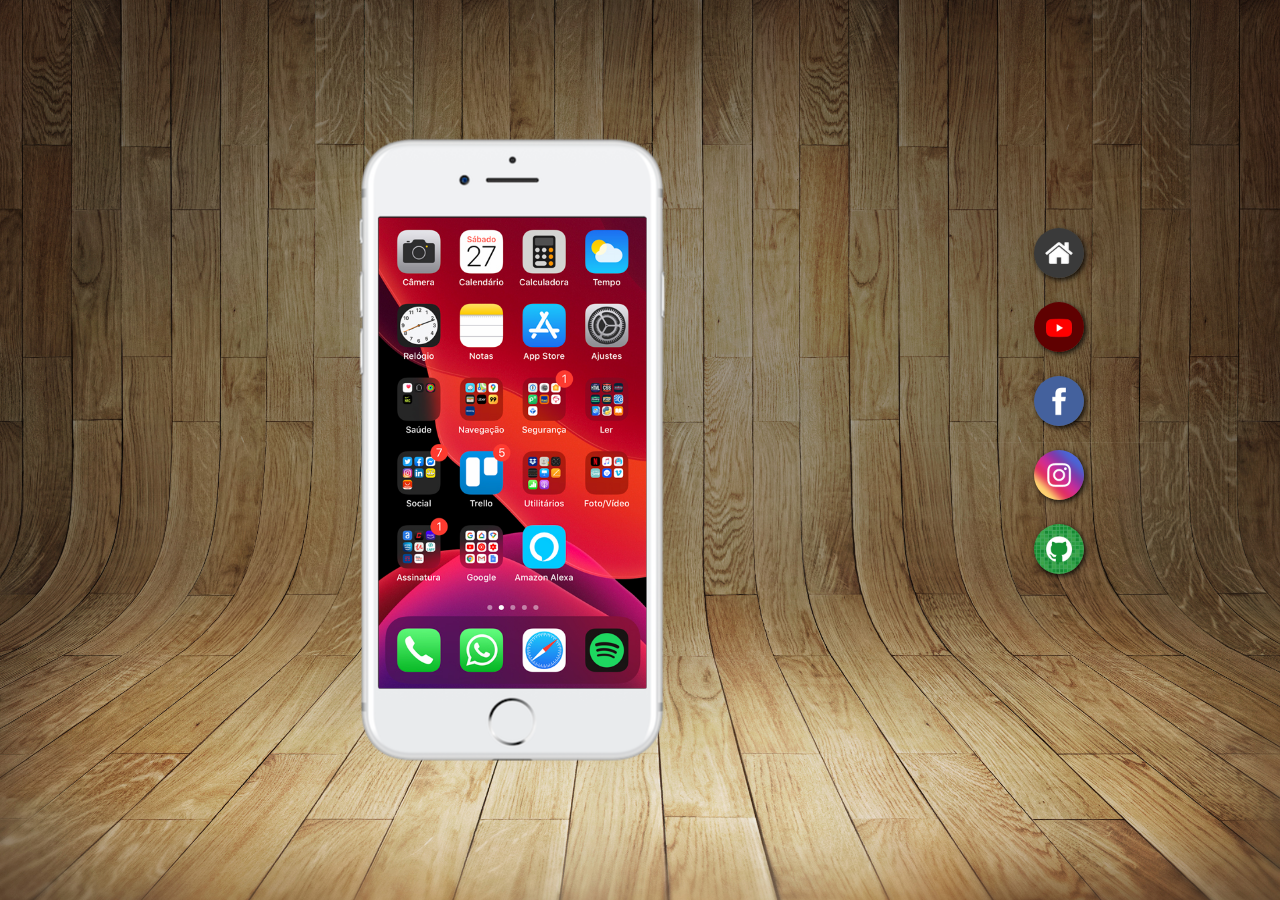
<file: index.html>
<!DOCTYPE html>
<html lang="pt-br">
<head>
    <meta charset="UTF-8">
    <meta http-equiv="X-UA-Compatible" content="IE=edge">
    <meta name="viewport" content="width=device-width, initial-scale=1.0">
    <title>Projeto Redes Sociais</title>
    <link rel="stylesheet" href="estilos/style.css">
    <link rel="shortcut icon" href="favicon.ico" type="image/x-icon">
</head>
<body>
    <main>
        <section id="telefone">
            <iframe src="home.html" name="tela" id="tela" frameborder="0">Seu navegador não é compativel com isso.</iframe>

        </section>
        
        <section id="redes-sociais">

            <a href="home.html" target="tela"><img src="imagens/logo-home.jpg" alt="Home"></a><br>
            <a href="youtube.html" target="tela"><img src="imagens/logo-youtube.jpg" alt="YouTube"></a><br>
            <a href="facebook.html" target="tela"><img src="imagens/logo-facebook.jpg" alt="Facebook"></a><br>
            <a href="instagram.html" target="tela"><img src="imagens/logo-instagram.jpg" alt="Instagram"></a><br>
            <a href="github.html" target="tela"><img src="imagens/logo-github.jpg" alt="GitHub"></a>
            
            </section>
    </main>
</body>
</html>
</file>
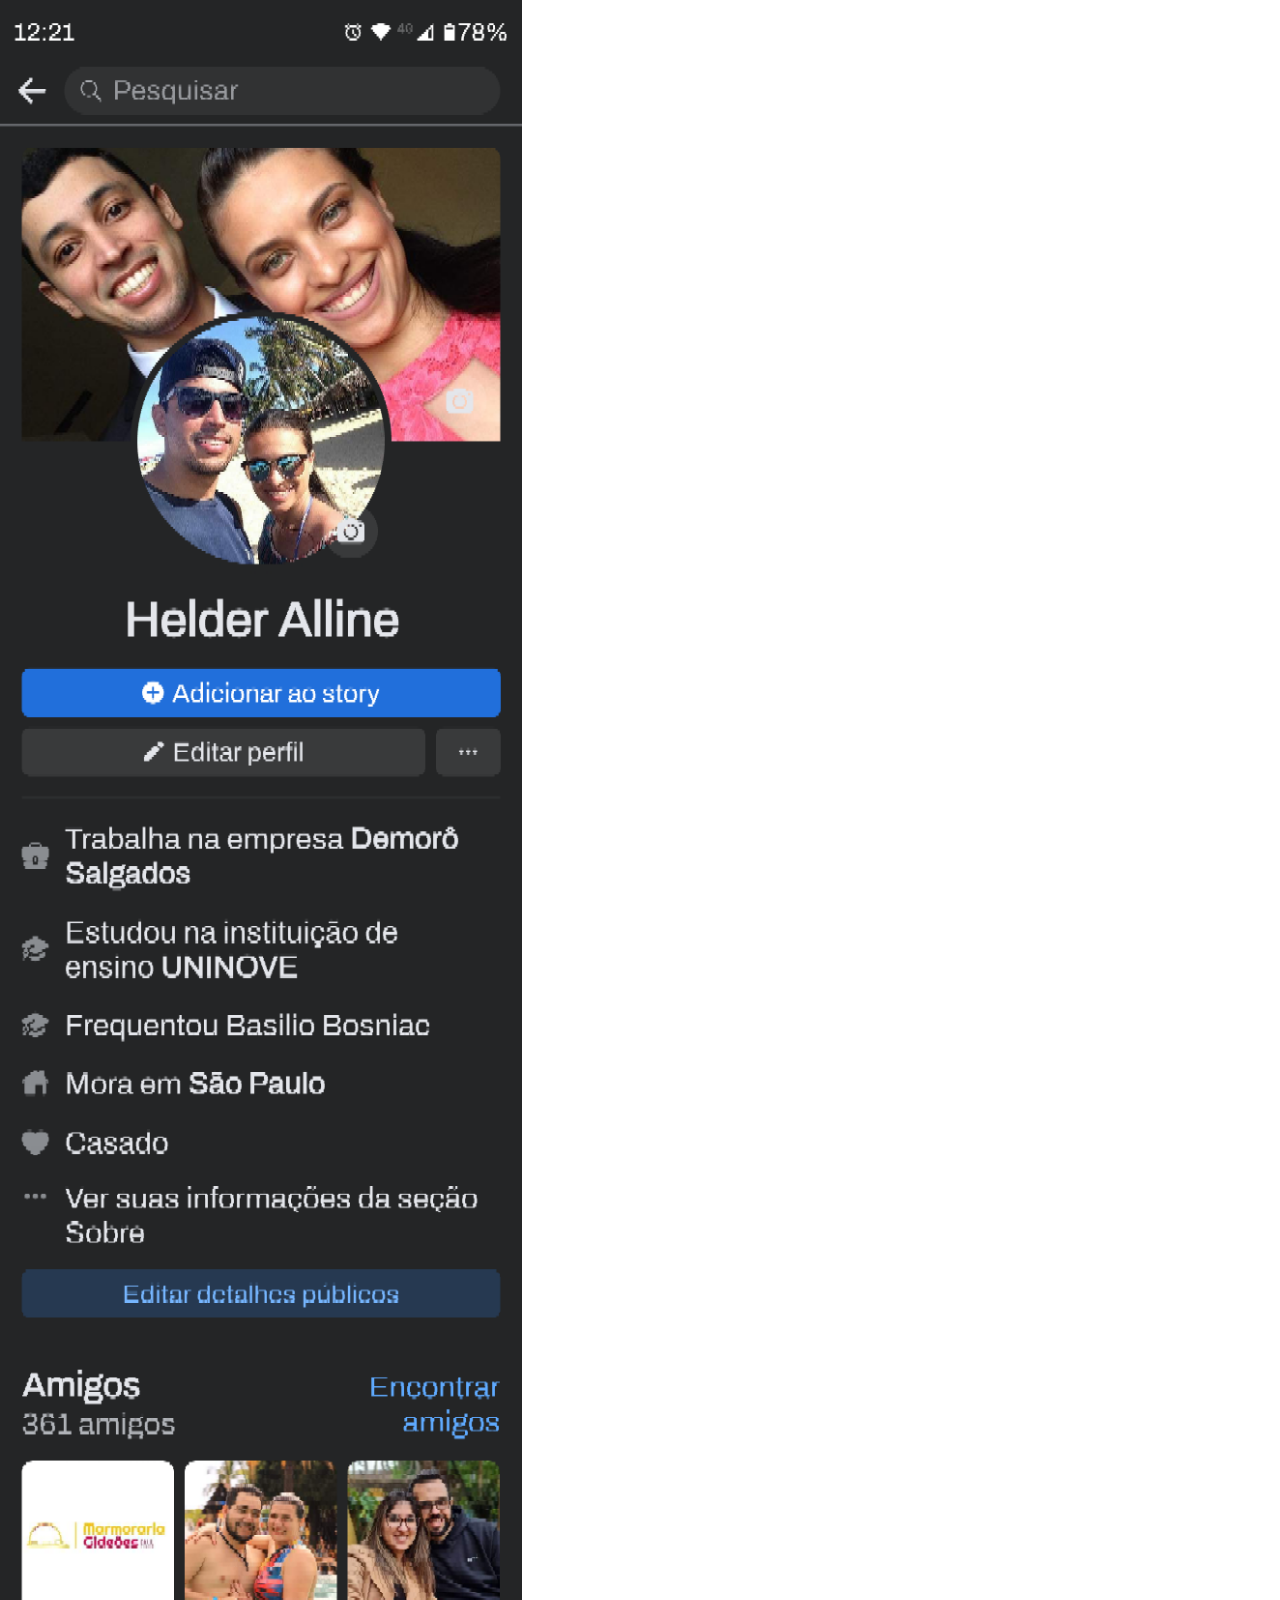
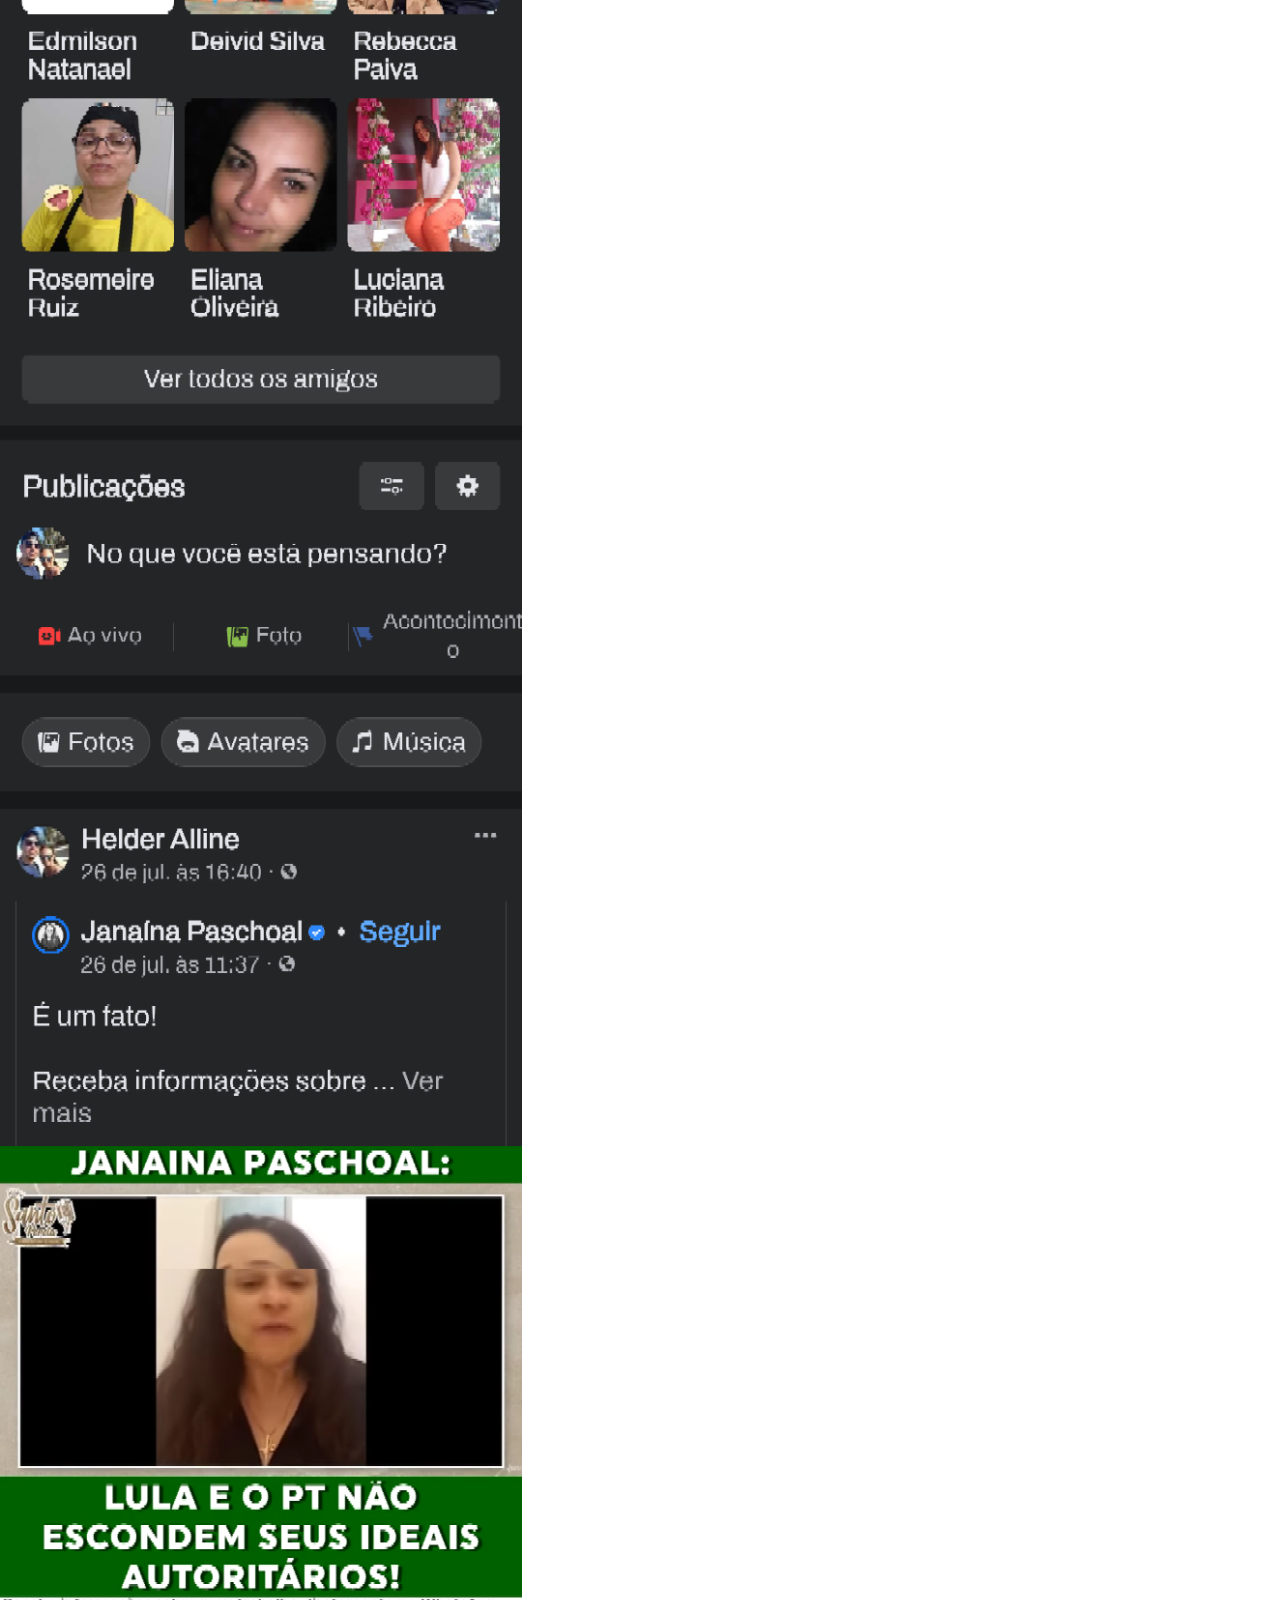
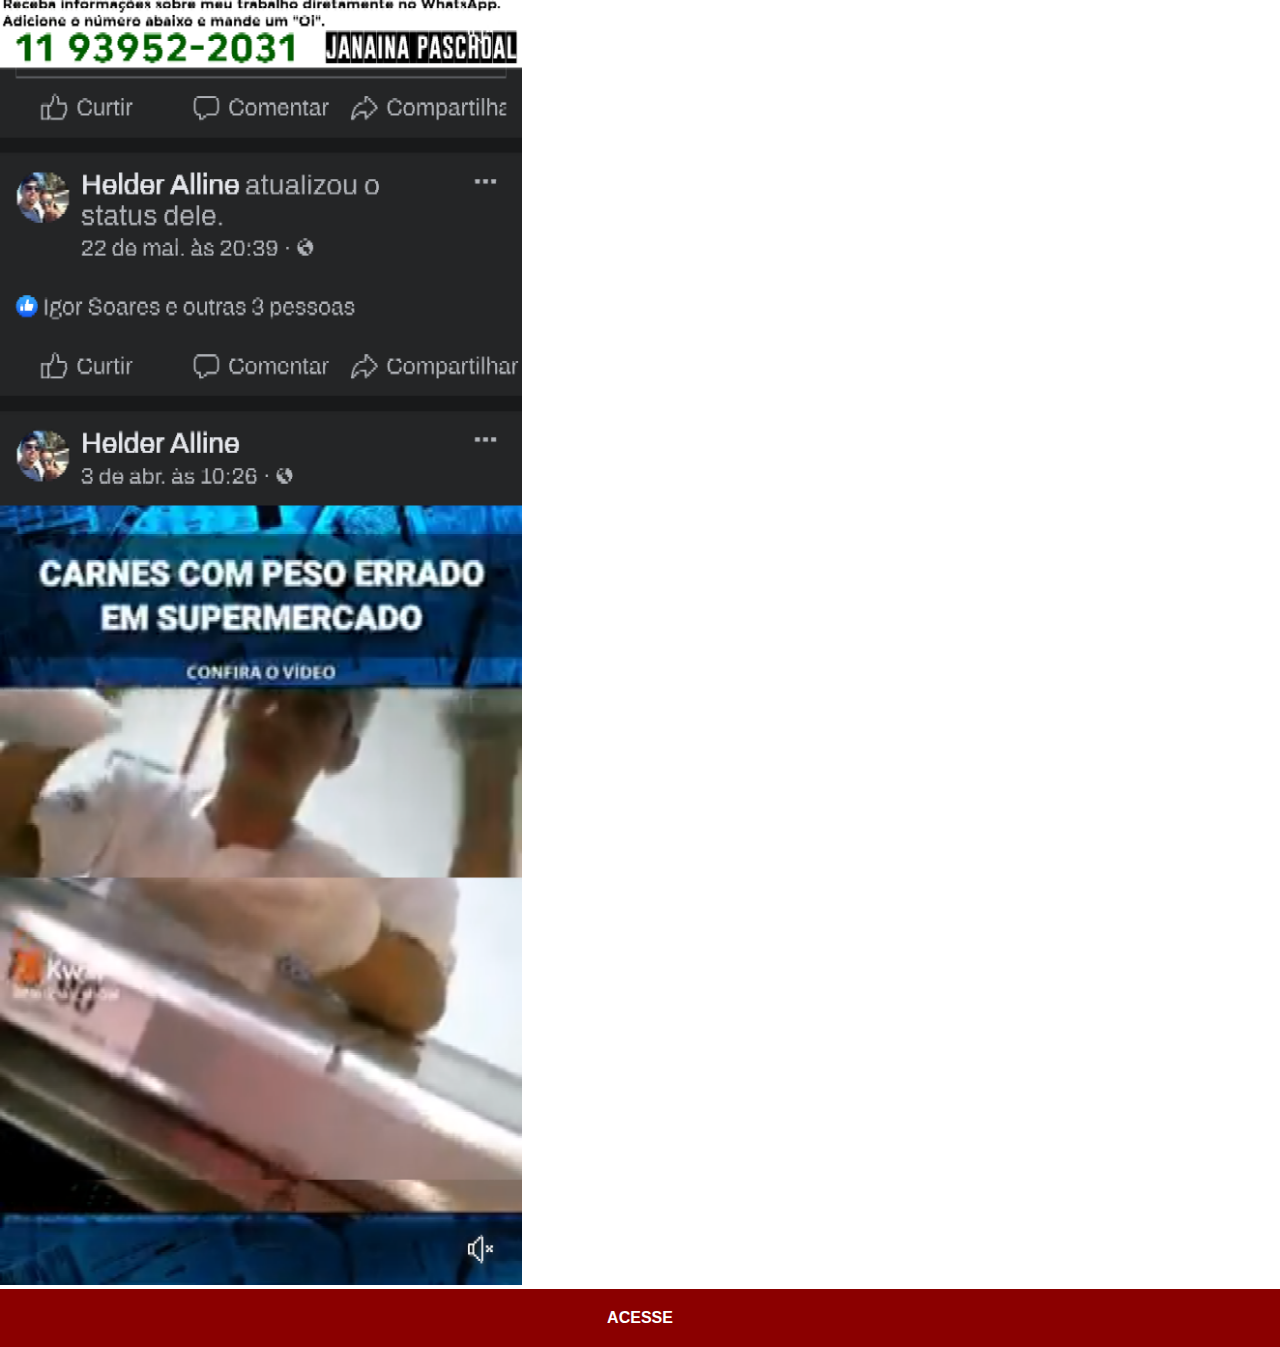
<file: facebook.html>
<!DOCTYPE html>
<html lang="pt-br">
<head>
    <meta charset="UTF-8">
    <meta http-equiv="X-UA-Compatible" content="IE=edge">
    <meta name="viewport" content="width=device-width, initial-scale=1.0">
    <title>Facebook</title>

    <link rel="stylesheet" href="estilos/social.css">

</head>
<body>
    <img src="imagens/FacebookH.png" alt="Facebook">
    <a href="https://www.facebook.com/DemoroSalgados0" target="_blank">ACESSE</a>
</body>
</html>
</file>
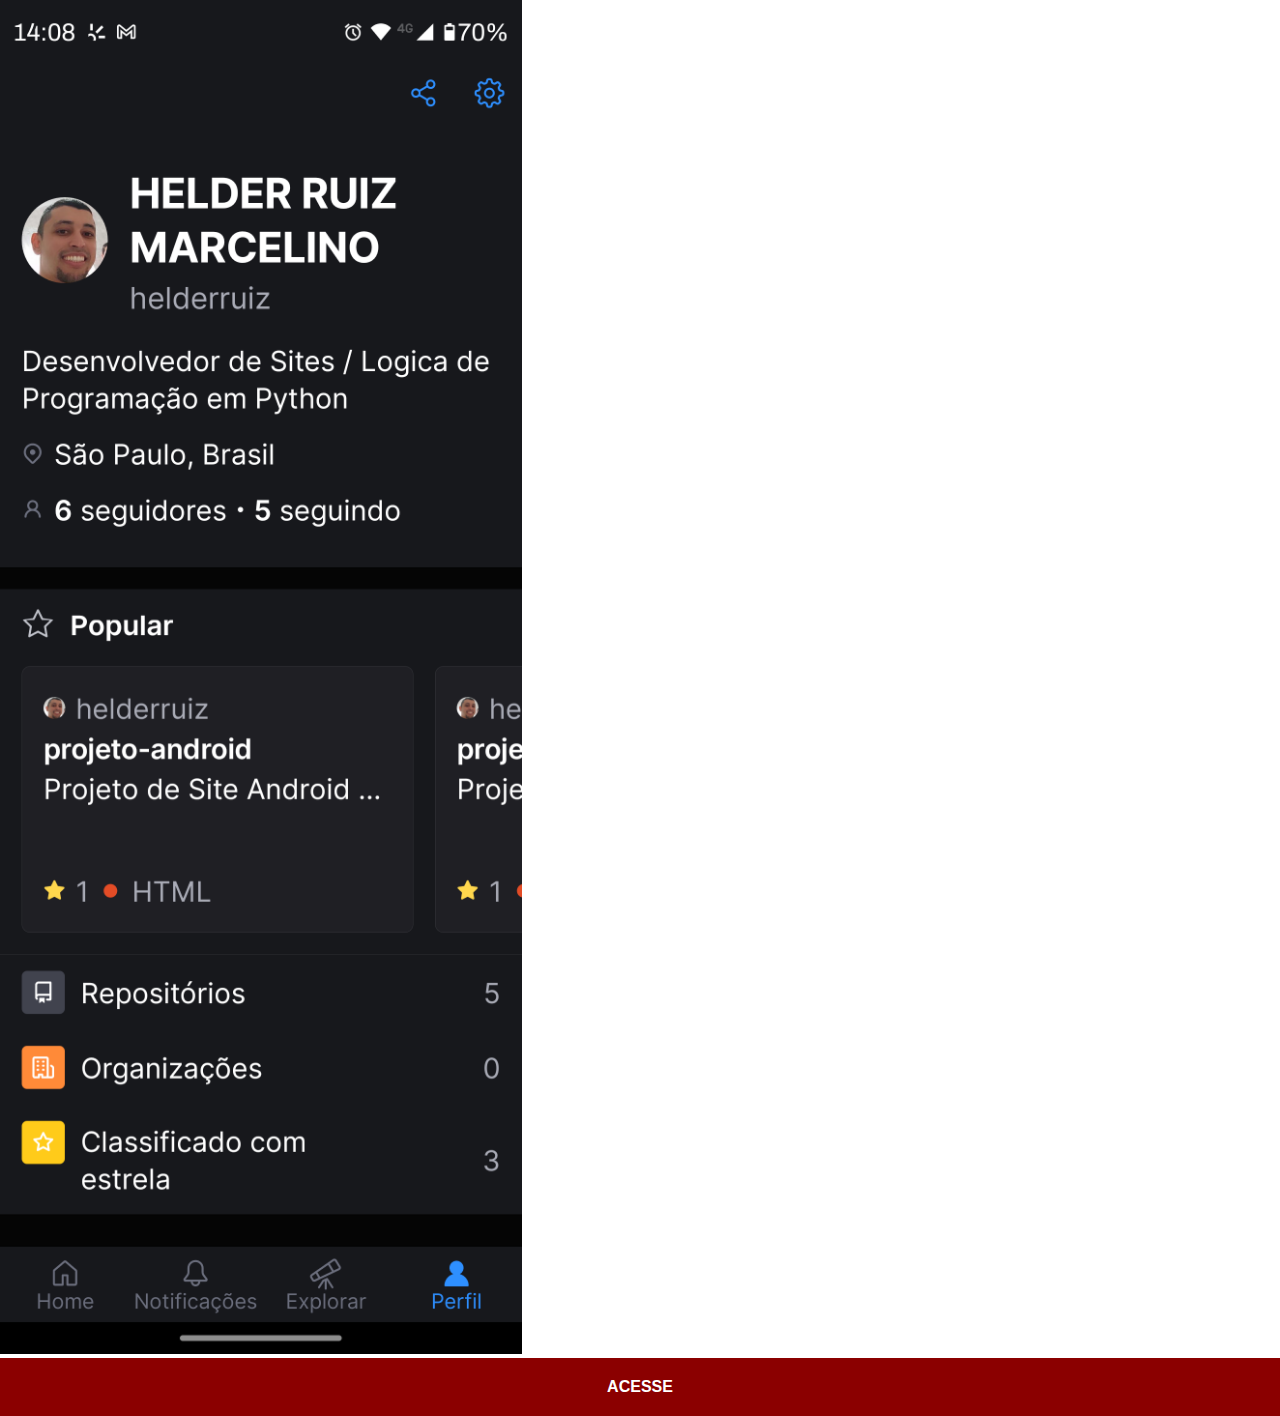
<file: github.html>
<!DOCTYPE html>
<html lang="pt-br">
<head>
    <meta charset="UTF-8">
    <meta http-equiv="X-UA-Compatible" content="IE=edge">
    <meta name="viewport" content="width=device-width, initial-scale=1.0">
    <title>GitHub</title>
    <link rel="stylesheet" href="estilos/social.css">
</head>
<body>
    <img src="imagens/githubH.png" alt="GitHub">
    <a href="https://github.com/helderruiz" target="_blank">ACESSE</a>
</body>
</html>
</file>
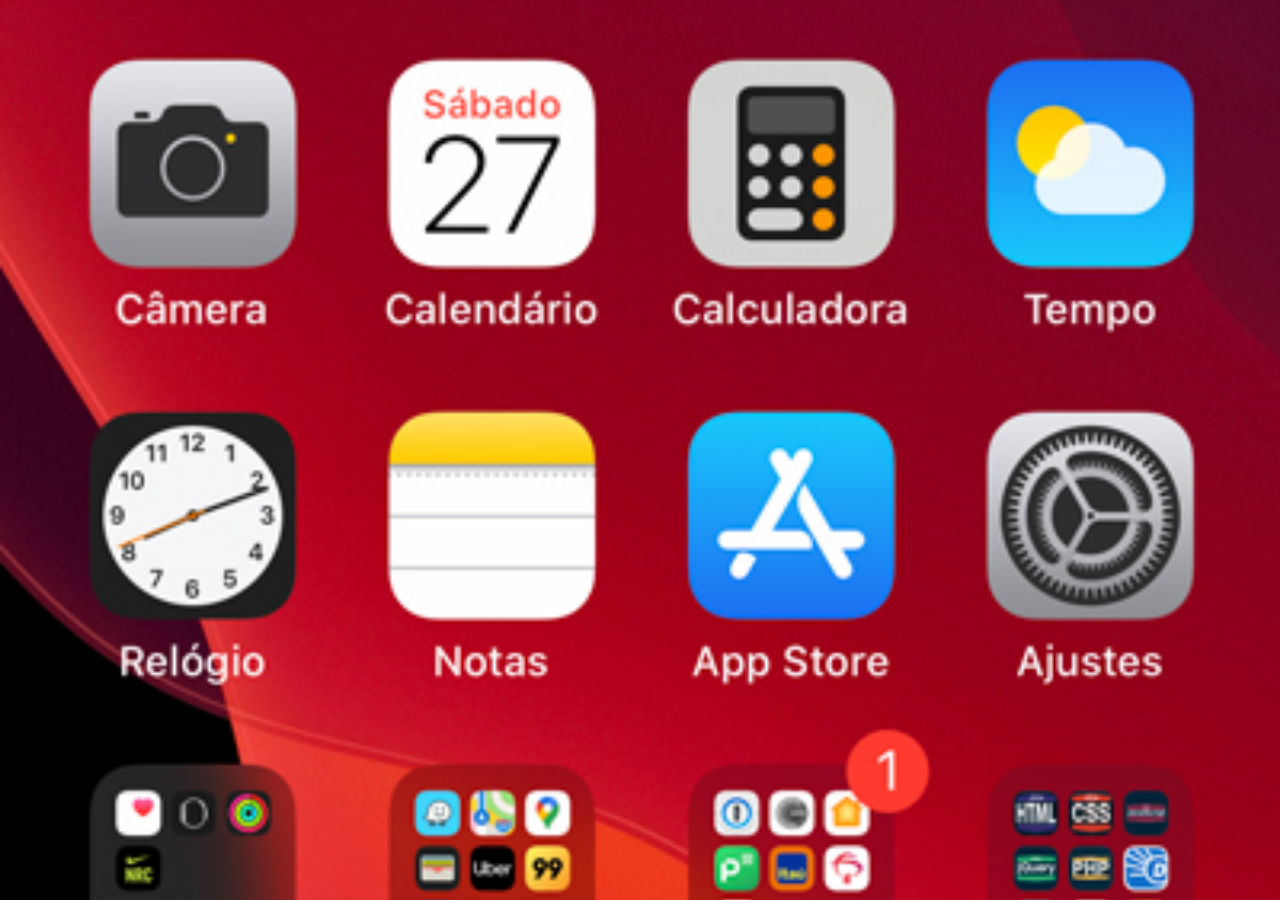
<file: home.html>
<!DOCTYPE html>
<html lang="pt-br">
<head>
    <meta charset="UTF-8">
    <meta http-equiv="X-UA-Compatible" content="IE=edge">
    <meta name="viewport" content="width=device-width, initial-scale=1.0">
    <title>Home</title>
</head>
<style>
    *{
        margin: 0px;
        padding: 0px;
    }

    body{
        width: 100vw;
        height: 100vh;
        background: black url('imagens/tela-home.jpg') no-repeat top center;
        background-size: cover;
    }
</style>
<body>
    
</body>
</html>
</file>
<file: estilos/style.css>
@charset "UTF-8";

*{
    margin: 0px;
    padding: 0px;
}

html, body{
    height: 100vh;
    width: 100vw;
    background-color: black;
}

body{
    background: url('../imagens/fundo-madeira.jpg') no-repeat top center;
    background-size: cover;
    background-attachment: fixed;
}

main{
    height: 100vh;
    position: relative;
}

section#telefone{
    /* deixando no centro */
    position: absolute;
    top: 50%;
    left: 40%;
    transform: translate(-50%, -50%);

    height: 627px;
    width: 311px;
    
    background: url('../imagens/frame-iphone.png') no-repeat;
}

iframe#tela{
    position: relative;
    top: 81px;
    left: 22px;
    width: 268px;
    height: 471px;
}

section#redes-sociais{
    position: absolute;
    
    left: 80%;
    padding-top: 17%;
    
}

section#redes-sociais img{
    width: 50px;
    margin: 10px;
    border-radius: 50%;
    box-shadow: 2px 2px 5px rgba(0, 0, 0, 0.825);
    box-sizing: border-box; /* borda fazer parte do icon */
}

section#redes-sociais img:hover{
    border: 2px solid rgb(246, 156, 156); 
    transform: translate(-3px, -3px);
    box-shadow: 5px 5px 10px black;
    transition: 0.7s, border 0.8s;
}
</file>
<file: estilos/social.css>
@charset "UTF-8";

*{
    margin: 0px;
    padding: 0px;
    font-family: Arial, Helvetica, sans-serif;
}

/* Esconder a barra de rolagem */
::-webkit-scrollbar{
    width: 0px;
    height: 0px;
}

img{
    width: 58vh;
}

a{
    display: block;
    background-color: darkred;
    color: white;
    padding: 20px;
    text-align: center;
    font-weight: bold;
    text-decoration: none;
}

a:hover{
    background-color: red;
}
</file>
